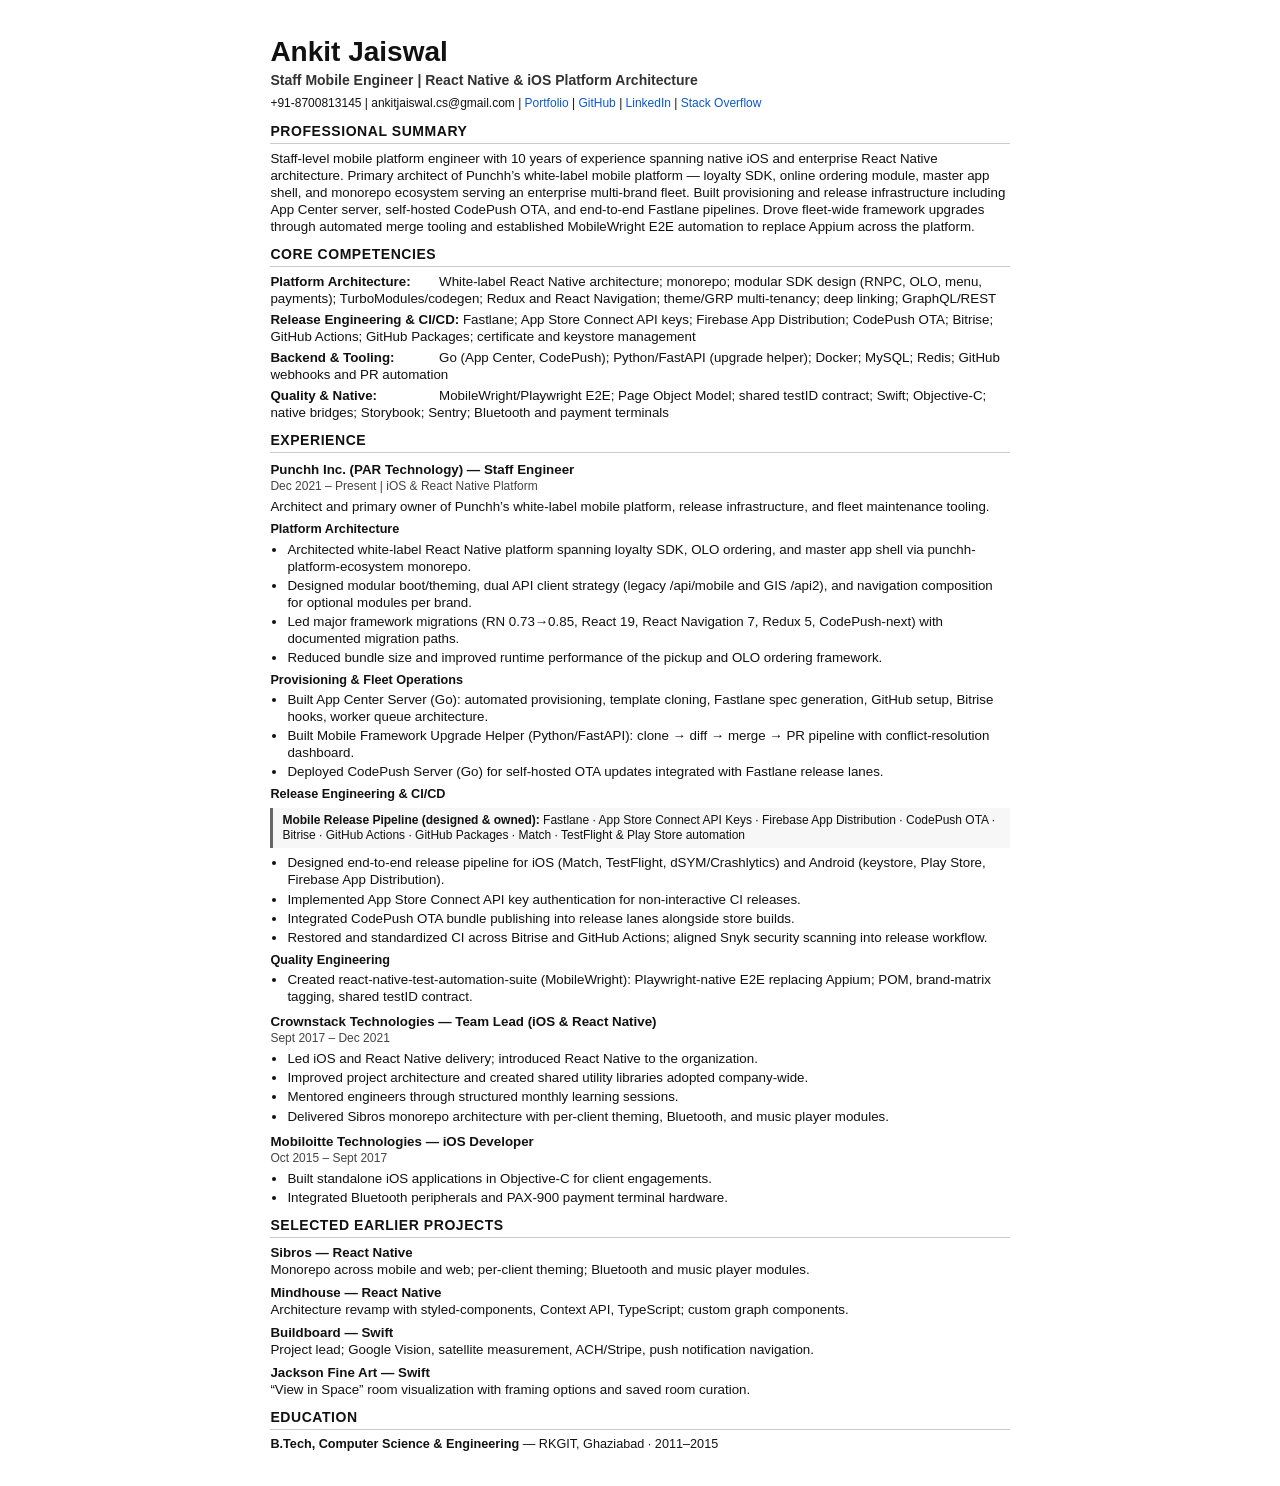
<file: assets/resume/Ankit_Jaiswal_Staff_Mobile_Engineer.html>
<!DOCTYPE html>
<html lang="en">
<head>
  <meta charset="utf-8" />
  <title>Ankit Jaiswal — Staff Mobile Engineer</title>
  <style>
    @page { margin: 0.5in; size: letter; }
    * { box-sizing: border-box; }
    body {
      font-family: -apple-system, BlinkMacSystemFont, "Segoe UI", Helvetica, Arial, sans-serif;
      font-size: 10pt;
      line-height: 1.28;
      color: #111;
      max-width: 8.5in;
      margin: 0 auto;
      padding: 0.35in 0.4in;
    }
    h1 { font-size: 21pt; margin: 0 0 3px; }
    .subtitle { font-size: 10.5pt; color: #333; margin: 0 0 6px; font-weight: 600; }
    .contact { font-size: 9pt; margin-bottom: 10px; }
    .contact a { color: #0b57d0; text-decoration: none; }
    h2 {
      font-size: 10.5pt;
      text-transform: uppercase;
      letter-spacing: 0.04em;
      border-bottom: 1px solid #ccc;
      padding-bottom: 2px;
      margin: 11px 0 6px;
    }
    h3 { font-size: 10pt; margin: 8px 0 1px; }
    .meta { font-size: 9pt; color: #444; margin-bottom: 4px; }
    p { margin: 0 0 5px; }
    ul { margin: 3px 0 6px 17px; padding: 0; }
    li { margin-bottom: 2px; }
    .cluster { margin-bottom: 4px; }
    .cluster strong { display: inline-block; min-width: 165px; }
    blockquote {
      margin: 5px 0 6px;
      padding: 5px 9px;
      border-left: 3px solid #666;
      background: #f7f7f7;
      font-size: 9pt;
    }
    .subsection { font-weight: 700; margin: 6px 0 2px; font-size: 9.5pt; }
    .project { margin-bottom: 6px; }
    .project strong { display: block; }
    .edu { margin: 0; font-size: 9.5pt; }
  </style>
</head>
<body>
  <h1>Ankit Jaiswal</h1>
  <p class="subtitle">Staff Mobile Engineer | React Native &amp; iOS Platform Architecture</p>
  <p class="contact">
    +91-8700813145 | ankitjaiswal.cs@gmail.com |
    <a href="https://ankitjaiswal1994.github.io/MyPortfolio/">Portfolio</a> |
    <a href="https://github.com/ankitjaiswal1994/">GitHub</a> |
    <a href="https://www.linkedin.com/in/ankit-jaiswal-32939782/">LinkedIn</a> |
    <a href="https://stackoverflow.com/users/6441840/ankitjaiswal">Stack Overflow</a>
  </p>

  <h2>Professional Summary</h2>
  <p>
    Staff-level mobile platform engineer with 10 years of experience spanning native iOS and enterprise React Native architecture.
    Primary architect of Punchh’s white-label mobile platform — loyalty SDK, online ordering module, master app shell, and monorepo ecosystem serving an enterprise multi-brand fleet.
    Built provisioning and release infrastructure including App Center server, self-hosted CodePush OTA, and end-to-end Fastlane pipelines.
    Drove fleet-wide framework upgrades through automated merge tooling and established MobileWright E2E automation to replace Appium across the platform.
  </p>

  <h2>Core Competencies</h2>
  <p class="cluster"><strong>Platform Architecture:</strong> White-label React Native architecture; monorepo; modular SDK design (RNPC, OLO, menu, payments); TurboModules/codegen; Redux and React Navigation; theme/GRP multi-tenancy; deep linking; GraphQL/REST</p>
  <p class="cluster"><strong>Release Engineering &amp; CI/CD:</strong> Fastlane; App Store Connect API keys; Firebase App Distribution; CodePush OTA; Bitrise; GitHub Actions; GitHub Packages; certificate and keystore management</p>
  <p class="cluster"><strong>Backend &amp; Tooling:</strong> Go (App Center, CodePush); Python/FastAPI (upgrade helper); Docker; MySQL; Redis; GitHub webhooks and PR automation</p>
  <p class="cluster"><strong>Quality &amp; Native:</strong> MobileWright/Playwright E2E; Page Object Model; shared testID contract; Swift; Objective-C; native bridges; Storybook; Sentry; Bluetooth and payment terminals</p>

  <h2>Experience</h2>
  <h3>Punchh Inc. (PAR Technology) — Staff Engineer</h3>
  <p class="meta">Dec 2021 – Present | iOS &amp; React Native Platform</p>
  <p>Architect and primary owner of Punchh’s white-label mobile platform, release infrastructure, and fleet maintenance tooling.</p>

  <p class="subsection">Platform Architecture</p>
  <ul>
    <li>Architected white-label React Native platform spanning loyalty SDK, OLO ordering, and master app shell via punchh-platform-ecosystem monorepo.</li>
    <li>Designed modular boot/theming, dual API client strategy (legacy /api/mobile and GIS /api2), and navigation composition for optional modules per brand.</li>
    <li>Led major framework migrations (RN 0.73→0.85, React 19, React Navigation 7, Redux 5, CodePush-next) with documented migration paths.</li>
    <li>Reduced bundle size and improved runtime performance of the pickup and OLO ordering framework.</li>
  </ul>

  <p class="subsection">Provisioning &amp; Fleet Operations</p>
  <ul>
    <li>Built App Center Server (Go): automated provisioning, template cloning, Fastlane spec generation, GitHub setup, Bitrise hooks, worker queue architecture.</li>
    <li>Built Mobile Framework Upgrade Helper (Python/FastAPI): clone → diff → merge → PR pipeline with conflict-resolution dashboard.</li>
    <li>Deployed CodePush Server (Go) for self-hosted OTA updates integrated with Fastlane release lanes.</li>
  </ul>

  <p class="subsection">Release Engineering &amp; CI/CD</p>
  <blockquote><strong>Mobile Release Pipeline (designed &amp; owned):</strong> Fastlane · App Store Connect API Keys · Firebase App Distribution · CodePush OTA · Bitrise · GitHub Actions · GitHub Packages · Match · TestFlight &amp; Play Store automation</blockquote>
  <ul>
    <li>Designed end-to-end release pipeline for iOS (Match, TestFlight, dSYM/Crashlytics) and Android (keystore, Play Store, Firebase App Distribution).</li>
    <li>Implemented App Store Connect API key authentication for non-interactive CI releases.</li>
    <li>Integrated CodePush OTA bundle publishing into release lanes alongside store builds.</li>
    <li>Restored and standardized CI across Bitrise and GitHub Actions; aligned Snyk security scanning into release workflow.</li>
  </ul>

  <p class="subsection">Quality Engineering</p>
  <ul>
    <li>Created react-native-test-automation-suite (MobileWright): Playwright-native E2E replacing Appium; POM, brand-matrix tagging, shared testID contract.</li>
  </ul>

  <h3>Crownstack Technologies — Team Lead (iOS &amp; React Native)</h3>
  <p class="meta">Sept 2017 – Dec 2021</p>
  <ul>
    <li>Led iOS and React Native delivery; introduced React Native to the organization.</li>
    <li>Improved project architecture and created shared utility libraries adopted company-wide.</li>
    <li>Mentored engineers through structured monthly learning sessions.</li>
    <li>Delivered Sibros monorepo architecture with per-client theming, Bluetooth, and music player modules.</li>
  </ul>

  <h3>Mobiloitte Technologies — iOS Developer</h3>
  <p class="meta">Oct 2015 – Sept 2017</p>
  <ul>
    <li>Built standalone iOS applications in Objective-C for client engagements.</li>
    <li>Integrated Bluetooth peripherals and PAX-900 payment terminal hardware.</li>
  </ul>

  <h2>Selected Earlier Projects</h2>
  <div class="project"><strong>Sibros — React Native</strong> Monorepo across mobile and web; per-client theming; Bluetooth and music player modules.</div>
  <div class="project"><strong>Mindhouse — React Native</strong> Architecture revamp with styled-components, Context API, TypeScript; custom graph components.</div>
  <div class="project"><strong>Buildboard — Swift</strong> Project lead; Google Vision, satellite measurement, ACH/Stripe, push notification navigation.</div>
  <div class="project"><strong>Jackson Fine Art — Swift</strong> “View in Space” room visualization with framing options and saved room curation.</div>

  <h2>Education</h2>
  <p class="edu"><strong>B.Tech, Computer Science &amp; Engineering</strong> — RKGIT, Ghaziabad · 2011–2015</p>
</body>
</html>
</file>
